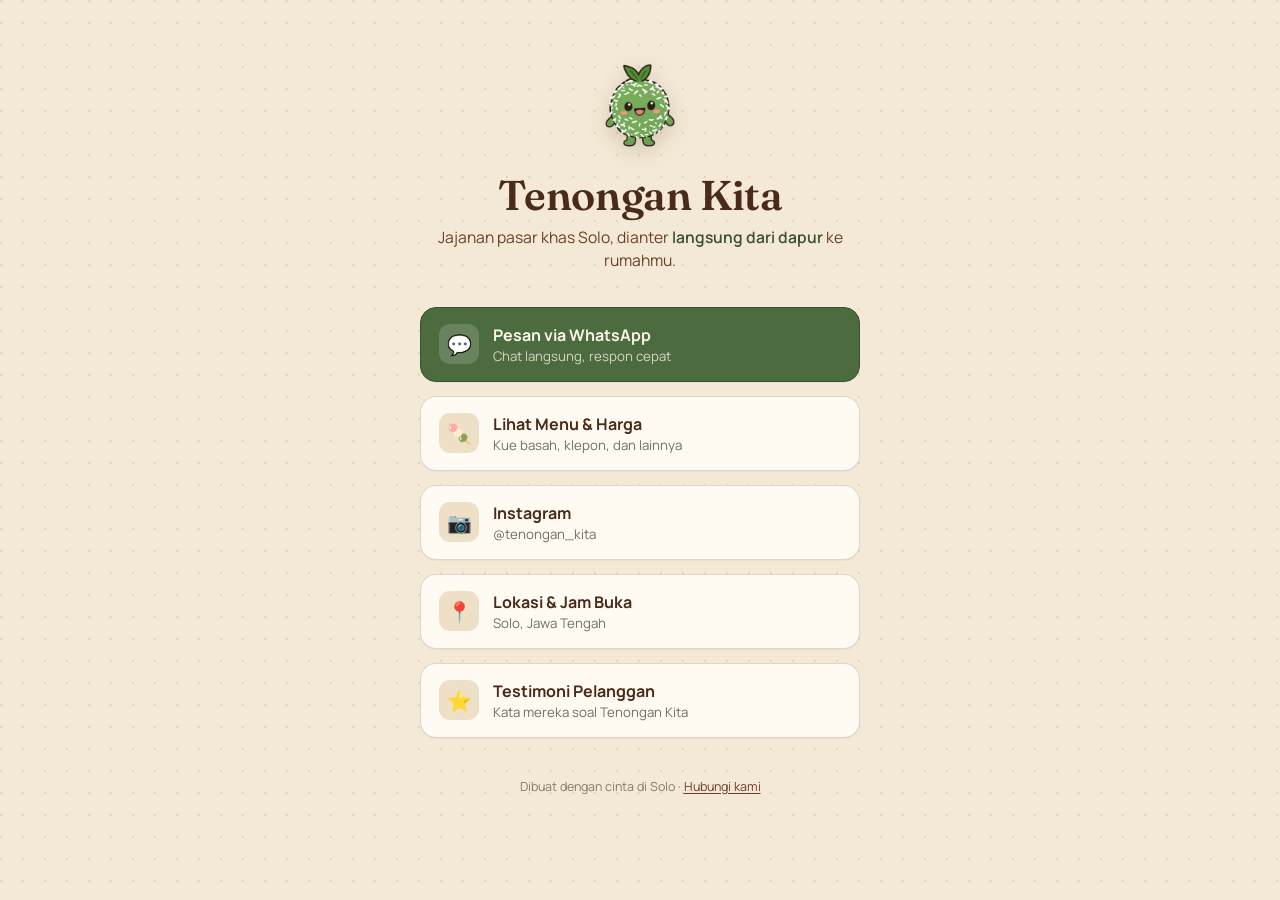
<file: index.html>
<!DOCTYPE html>
<html lang="id">
<head>
<meta charset="UTF-8">
<meta name="viewport" content="width=device-width, initial-scale=1.0">
<title>Tenongan Kita — Jajanan Tradisional Solo</title>
<meta name="description" content="Kue lapis, klepon, dan jajanan pasar khas Solo — pesan lewat WhatsApp.">
<link rel="preconnect" href="https://fonts.googleapis.com">
<link rel="preconnect" href="https://fonts.gstatic.com" crossorigin>
<link href="https://fonts.googleapis.com/css2?family=Fraunces:opsz,wght@9..144,400;9..144,500;9..144,600&family=Manrope:wght@400;500;600;700&display=swap" rel="stylesheet">
<link rel="stylesheet" href="css/style.css">
</head>
<body>
<div class="page">

  <header>
    <img class="mascot" src="images/mascot-klepon.png" alt="Maskot Klepon Tenongan Kita">
    <h1 class="brand">Tenongan Kita</h1>
    <p class="tagline">Jajanan pasar khas Solo, dianter <em>langsung dari dapur</em> ke rumahmu.</p>
  </header>

  <nav class="links">

    <a class="link-card primary" href="https://wa.me/6285735840509?text=Halo%20Tenongan%20Kita%2C%20saya%20mau%20pesan" target="_blank" rel="noopener">
      <span class="link-icon">💬</span>
      <span class="link-text">
        <p class="link-title">Pesan via WhatsApp</p>
        <p class="link-sub">Chat langsung, respon cepat</p>
      </span>
    </a>

    <a class="link-card" href="menu.html">
      <span class="link-icon">🍡</span>
      <span class="link-text">
        <p class="link-title">Lihat Menu &amp; Harga</p>
        <p class="link-sub">Kue basah, klepon, dan lainnya</p>
      </span>
    </a>

    <a class="link-card" href="https://instagram.com/tenongan_kita" target="_blank" rel="noopener">
      <span class="link-icon">📷</span>
      <span class="link-text">
        <p class="link-title">Instagram</p>
        <p class="link-sub">@tenongan_kita</p>
      </span>
    </a>

    <a class="link-card" href="https://maps.app.goo.gl/Rh23QT1PqLAA5ygW6" target="_blank" rel="noopener">
      <span class="link-icon">📍</span>
      <span class="link-text">
        <p class="link-title">Lokasi &amp; Jam Buka</p>
        <p class="link-sub">Solo, Jawa Tengah</p>
      </span>
    </a>

    <a class="link-card" href="#" target="_blank" rel="noopener">
      <span class="link-icon">⭐</span>
      <span class="link-text">
        <p class="link-title">Testimoni Pelanggan</p>
        <p class="link-sub">Kata mereka soal Tenongan Kita</p>
      </span>
    </a>

  </nav>

  <footer>
    Dibuat dengan cinta di Solo · <a href="https://wa.me/6285735840509" target="_blank" rel="noopener">Hubungi kami</a>
  </footer>

</div>
</body>
</html>
</file>
<file: css/style.css>
/* =====================================================================
   style.css — gaya dasar yang dipakai di semua halaman
   (warna, font, kartu link, header, footer)
   ===================================================================== */

:root{
  --kapur:#F4E9D6;
  --kapur-2:#EDE0C6;
  --soga:#6E3F27;
  --soga-dark:#4A2A18;
  --gula:#B9762F;
  --pandan:#4C6B3F;
  --pandan-dark:#38502D;
  --ink:#2E2117;
  --line: rgba(74,42,24,0.18);
}

*{ box-sizing:border-box; }
html,body{ margin:0; padding:0; }

body{
  background: var(--kapur);
  background-image: radial-gradient(circle at 1px 1px, rgba(74,42,24,0.10) 1px, transparent 0);
  background-size: 22px 22px;
  color: var(--ink);
  font-family: 'Manrope', sans-serif;
  min-height:100vh;
  padding: 48px 20px 64px;
  -webkit-font-smoothing:antialiased;
}

.page{
  width:100%;
  max-width: 440px;
  margin: 0 auto;
}

/* --- header & mascot --- */

.mascot{
  width:112px;
  height:112px;
  margin: 0 auto 14px;
  display:block;
  object-fit:contain;
  filter: drop-shadow(0 6px 10px rgba(74,42,24,0.18));
}

header{ text-align:center; margin-bottom: 34px; }

.brand{
  font-family:'Fraunces', serif;
  font-optical-sizing:auto;
  font-weight:600;
  font-size: clamp(2rem, 8vw, 2.6rem);
  letter-spacing: -0.01em;
  color: var(--soga-dark);
  margin:0 0 8px;
  line-height:1.05;
}

.tagline{
  font-size: 0.98rem;
  color: var(--soga);
  margin:0;
  line-height:1.5;
}

.tagline em{
  font-style: normal;
  color: var(--pandan-dark);
  font-weight:600;
}

/* --- link cards (halaman utama / link tree) --- */

nav.links{
  display:flex;
  flex-direction:column;
  gap:14px;
  margin: 30px 0 0;
}

.link-card{
  position:relative;
  display:flex;
  align-items:center;
  gap:14px;
  background: #FFFBF2;
  border: 1.5px solid var(--line);
  border-radius: 16px;
  padding: 16px 18px;
  text-decoration:none;
  color: var(--ink);
  transition: transform .16s ease, box-shadow .16s ease, border-color .16s ease;
  box-shadow: 0 1px 0 rgba(74,42,24,0.05);
}

.link-card:hover{
  transform: translateY(-2px);
  border-color: var(--gula);
  box-shadow: 0 8px 20px rgba(110,63,39,0.14);
}

.link-card:active{ transform: translateY(0px) scale(0.99); }

.link-icon{
  flex:0 0 auto;
  width: 40px;
  height: 40px;
  border-radius: 11px;
  display:flex;
  align-items:center;
  justify-content:center;
  font-size: 20px;
  background: var(--kapur-2);
}

.link-text{ flex:1; min-width:0; }

.link-title{
  font-weight:700;
  font-size: 1rem;
  color: var(--soga-dark);
  margin:0 0 1px;
}

.link-sub{
  font-size: 0.83rem;
  color: rgba(46,33,23,0.65);
  margin:0;
  white-space:nowrap;
  overflow:hidden;
  text-overflow:ellipsis;
}

.link-card.primary{
  background: var(--pandan);
  border-color: var(--pandan-dark);
}
.link-card.primary .link-title{ color:#FBF6E9; }
.link-card.primary .link-sub{ color: rgba(251,246,233,0.78); }
.link-card.primary .link-icon{ background: rgba(255,255,255,0.16); }
.link-card.primary:hover{ border-color:#FBF6E9; }

/* --- back link (halaman menu) --- */

.back-link{
  display:inline-flex;
  align-items:center;
  gap:6px;
  color: var(--soga);
  text-decoration:none;
  font-weight:600;
  font-size:0.9rem;
  margin-bottom: 22px;
}
.back-link:hover{ text-decoration:underline; }

/* --- footer --- */

footer{
  text-align:center;
  margin-top: 40px;
  font-size: 0.78rem;
  color: rgba(46,33,23,0.55);
}

footer a{ color: var(--soga); text-decoration: underline; text-underline-offset: 2px; }

@media (prefers-reduced-motion: reduce){
  .link-card, .card{ transition:none; }
}
</file>
